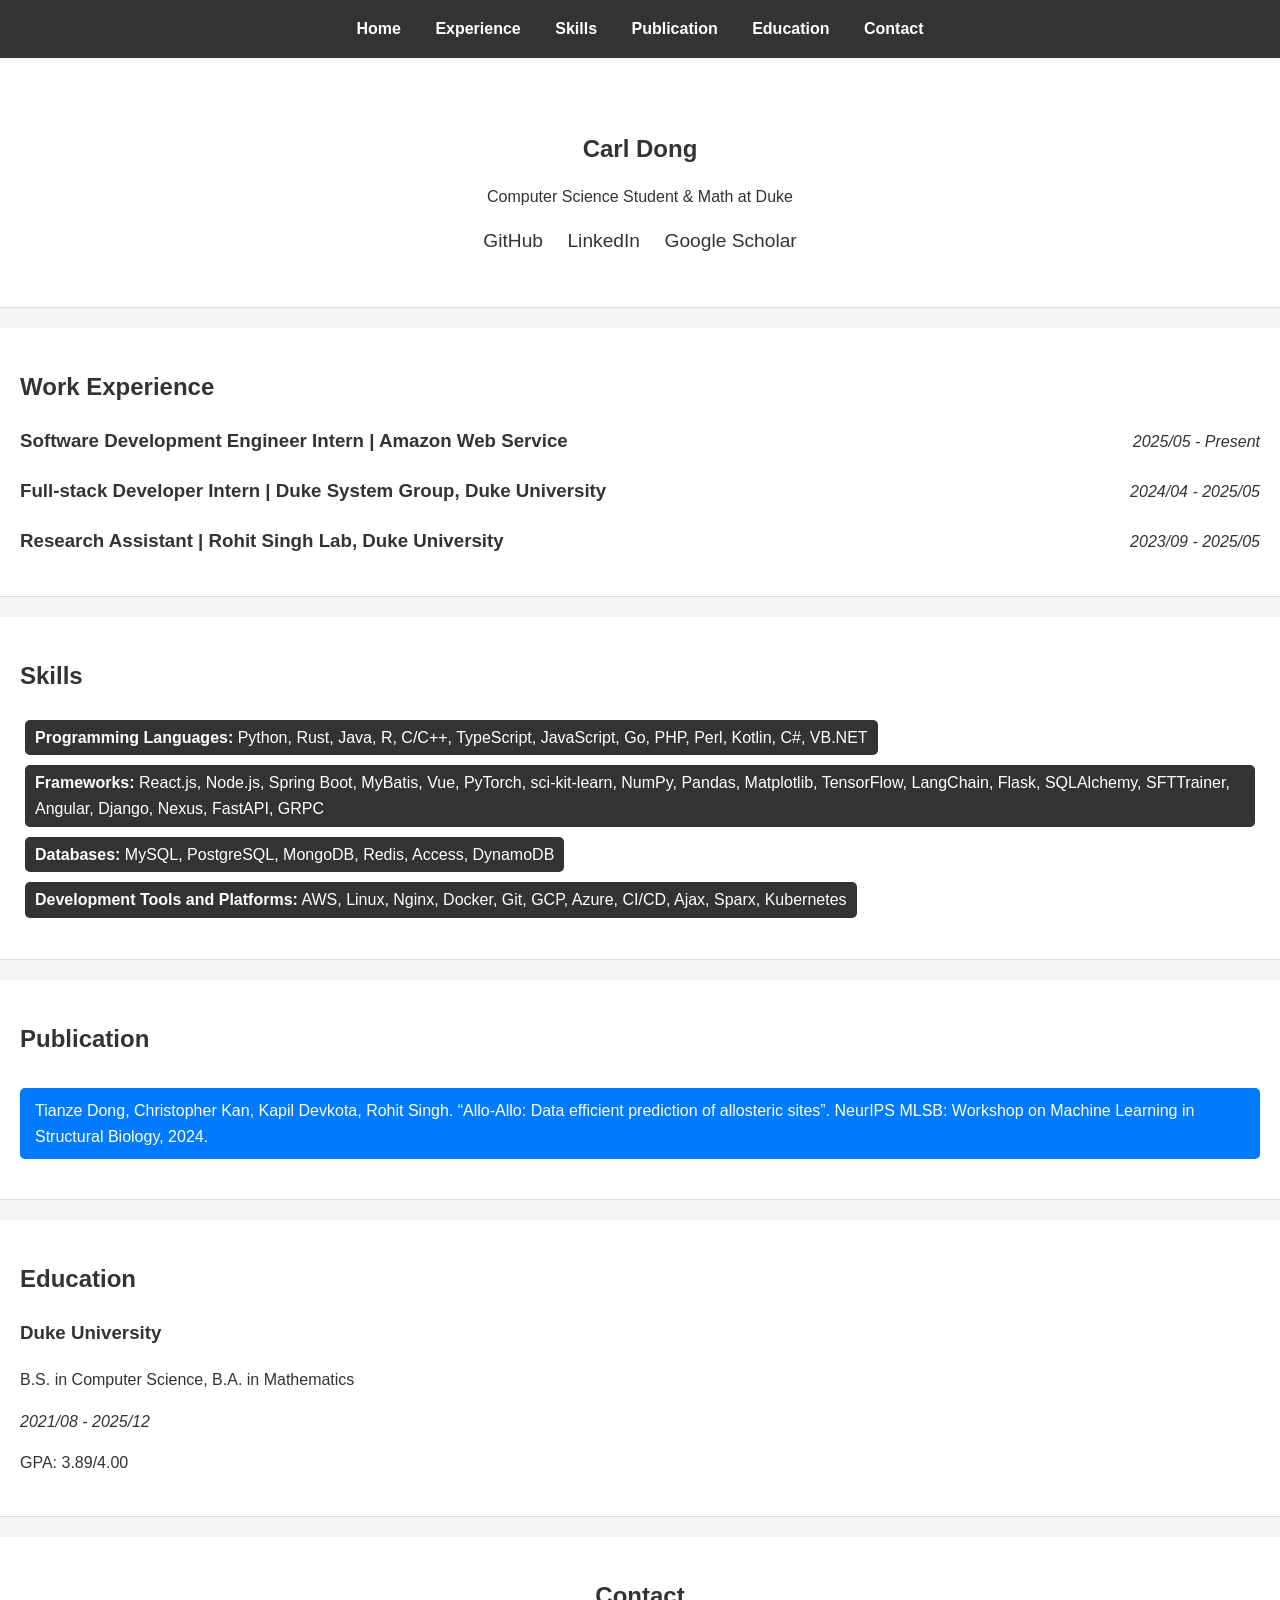
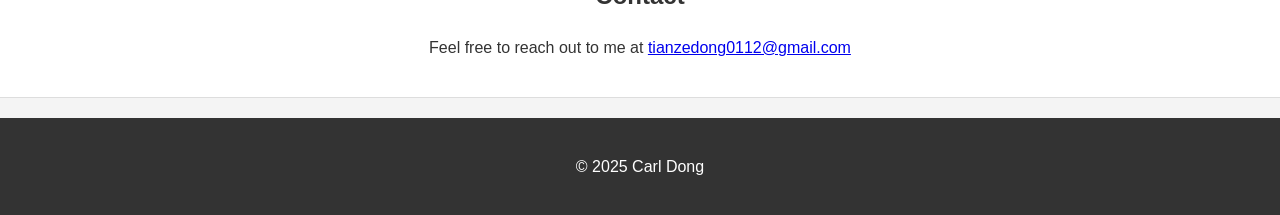
<file: index.html>
<!DOCTYPE html>
<html lang="en">
<head>
    <meta charset="UTF-8">
    <meta name="viewport" content="width=device-width, initial-scale=1.0">
    <title>Carl Dong - Software Engineer</title>
    <link rel="stylesheet" href="css/styles.css">
</head>
<body>
    <header>
        <nav>
            <ul>
                <li><a href="#home">Home</a></li>
                <li><a href="#experience">Experience</a></li>
                <li><a href="#skills">Skills</a></li>
                <li><a href="#publication">Publication</a></li>
                <li><a href="#education">Education</a></li>
                <li><a href="#contact">Contact</a></li>
            </ul>
        </nav>
    </header>

    <main>
        <section id="home">
            <h1>Carl Dong</h1>
            <p>Computer Science Student & Math at Duke</p>
            <div class="social-links">
                <a href="https://github.com/tianzedong" target="_blank">GitHub</a>
                <a href="https://www.linkedin.com/in/tianze-dong/" target="_blank">LinkedIn</a>
                <a href="https://scholar.google.com/citations?user=ApMfmDwAAAAJ&hl=en" target="_blank">Google Scholar</a>
            </div>
        </section>

        

        <section id="experience">
            <h2>Work Experience</h2>
            <div class="job">
                <h3>Software Development Engineer Intern | Amazon Web Service</h3>
                <p><em>2025/05 - Present</em></p>
            </div>
            <div class="job">
                <h3>Full-stack Developer Intern | Duke System Group, Duke University</h3>
                <p><em>2024/04 - 2025/05</em></p>
            </div>
            <div class="job">
                <h3>Research Assistant | Rohit Singh Lab, Duke University</h3>
                <p><em>2023/09 - 2025/05</em></p>
            </div>
        </section>

        <section id="skills">
            <h2>Skills</h2>
            <ul>
                <li><strong>Programming Languages:</strong> Python, Rust, Java, R, C/C++, TypeScript, JavaScript, Go, PHP, Perl, Kotlin, C#, VB.NET</li>
                <li><strong>Frameworks:</strong> React.js, Node.js, Spring Boot, MyBatis, Vue, PyTorch, sci-kit-learn, NumPy, Pandas, Matplotlib, TensorFlow, LangChain, Flask, SQLAlchemy, SFTTrainer, Angular, Django, Nexus, FastAPI, GRPC</li>
                <li><strong>Databases:</strong> MySQL, PostgreSQL, MongoDB, Redis, Access, DynamoDB</li>
                <li><strong>Development Tools and Platforms:</strong> AWS, Linux, Nginx, Docker, Git, GCP, Azure, CI/CD, Ajax, Sparx, Kubernetes</li>
            </ul>
        </section>

        <section id="publication">
            <h2>Publication</h2>
            <div class="publication">
                <p><a href="https://www.biorxiv.org/content/10.1101/2024.09.28.615583v1.abstract" target="_blank">Tianze Dong, Christopher Kan, Kapil Devkota, Rohit Singh. “Allo-Allo: Data efficient prediction of allosteric sites”. NeurIPS MLSB: Workshop on Machine Learning in Structural Biology, 2024.</a></p>
            </div>
        </section>

        <section id="education">
            <h2>Education</h2>
            <div class="education">
                <h3>Duke University</h3>
                <p>B.S. in Computer Science, B.A. in Mathematics</p>
                <p><em>2021/08 - 2025/12</em></p>
                <p>GPA: 3.89/4.00</p>
            </div>
        </section>

        <section id="contact">
            <h2>Contact</h2>
            <p>Feel free to reach out to me at <a href="mailto:tianzedong0112@gmail.com">tianzedong0112@gmail.com</a></p>
        </section>
    </main>

    <footer>
        <p>&copy; 2025 Carl Dong</p>
    </footer>

    <script src="js/main.js"></script>
</body>
</html>
</file>
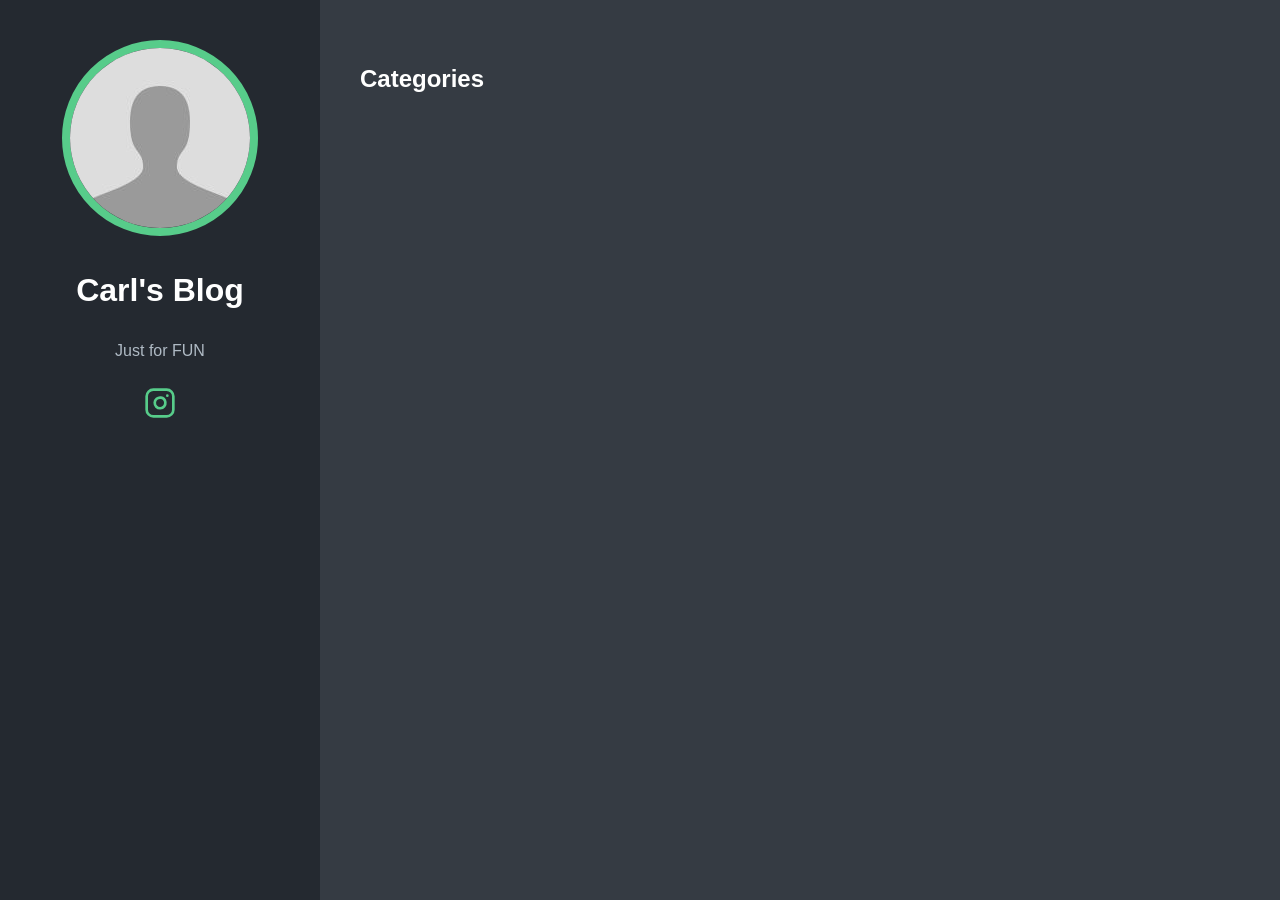
<file: categories/index.html>
<!doctype html>
<html lang="en-us">
  <head>
    <title>Categories // Carl&#39;s Blog</title>
    <meta charset="utf-8" />
    <meta name="generator" content="Hugo 0.55.0" />
    <meta name="viewport" content="width=device-width, initial-scale=1" />
    <meta name="author" content="Carl" />
    <meta name="description" content="" />
    <link rel="stylesheet" href="https://tianzedong.github.io/css/main.min.59023e5fd38d6ecb0e1dfbb295077c3c67e00e3b9eb3feaf34b5a5e6b332897a.css" />

    
    <meta name="twitter:card" content="summary"/>
<meta name="twitter:title" content="Categories"/>
<meta name="twitter:description" content="Just for FUN"/>

    <meta property="og:title" content="Categories" />
<meta property="og:description" content="Just for FUN" />
<meta property="og:type" content="website" />
<meta property="og:url" content="https://tianzedong.github.io/categories/" />



  </head>
  <body>
    <header class="app-header">
      <a href="https://tianzedong.github.io/"><img class="app-header-avatar" src="/avatar.jpg" alt="Carl" /></a>
      <h1>Carl&#39;s Blog</h1>
      <p>Just for FUN</p>
      <div class="app-header-social">
        
          <a target="_blank" href="https://www.instagram.com/dongtian_z/" rel="noreferrer noopener"><svg xmlns="http://www.w3.org/2000/svg" width="24" height="24" viewBox="0 0 24 24" fill="none" stroke="currentColor" stroke-width="2" stroke-linecap="round" stroke-linejoin="round" class="icon icon-instagram">
  <title>instagram</title>
  <rect x="2" y="2" width="20" height="20" rx="5" ry="5"></rect><path d="M16 11.37A4 4 0 1 1 12.63 8 4 4 0 0 1 16 11.37z"></path><line x1="17.5" y1="6.5" x2="17.5" y2="6.5"></line>
</svg></a>
        
      </div>
    </header>
    <main class="app-container">
      
  <article>
    <h1>Categories</h1>
    <ul class="posts-list">
      
    </ul>
    



  </article>

    </main>
  </body>
</html>
</file>
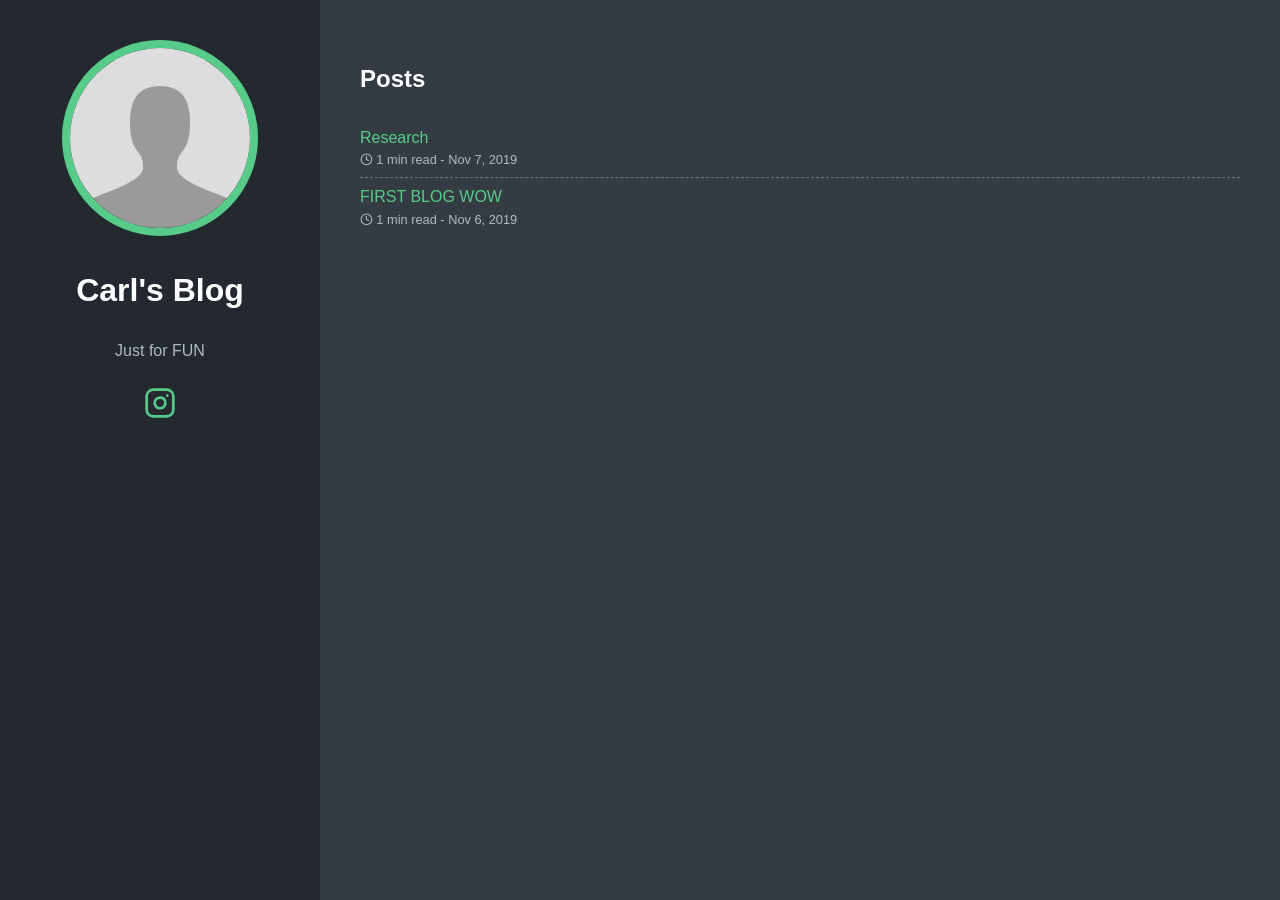
<file: post/index.html>
<!doctype html>
<html lang="en-us">
  <head>
    <title>Posts // Carl&#39;s Blog</title>
    <meta charset="utf-8" />
    <meta name="generator" content="Hugo 0.55.0" />
    <meta name="viewport" content="width=device-width, initial-scale=1" />
    <meta name="author" content="Carl" />
    <meta name="description" content="" />
    <link rel="stylesheet" href="https://tianzedong.github.io/css/main.min.59023e5fd38d6ecb0e1dfbb295077c3c67e00e3b9eb3feaf34b5a5e6b332897a.css" />

    
    <meta name="twitter:card" content="summary"/>
<meta name="twitter:title" content="Posts"/>
<meta name="twitter:description" content="Just for FUN"/>

    <meta property="og:title" content="Posts" />
<meta property="og:description" content="Just for FUN" />
<meta property="og:type" content="website" />
<meta property="og:url" content="https://tianzedong.github.io/post/" />

<meta property="og:updated_time" content="2019-11-07T09:21:33&#43;08:00"/>


  </head>
  <body>
    <header class="app-header">
      <a href="https://tianzedong.github.io/"><img class="app-header-avatar" src="/avatar.jpg" alt="Carl" /></a>
      <h1>Carl&#39;s Blog</h1>
      <p>Just for FUN</p>
      <div class="app-header-social">
        
          <a target="_blank" href="https://www.instagram.com/dongtian_z/" rel="noreferrer noopener"><svg xmlns="http://www.w3.org/2000/svg" width="24" height="24" viewBox="0 0 24 24" fill="none" stroke="currentColor" stroke-width="2" stroke-linecap="round" stroke-linejoin="round" class="icon icon-instagram">
  <title>instagram</title>
  <rect x="2" y="2" width="20" height="20" rx="5" ry="5"></rect><path d="M16 11.37A4 4 0 1 1 12.63 8 4 4 0 0 1 16 11.37z"></path><line x1="17.5" y1="6.5" x2="17.5" y2="6.5"></line>
</svg></a>
        
      </div>
    </header>
    <main class="app-container">
      
  <article>
    <h1>Posts</h1>
    <ul class="posts-list">
      
        <li class="posts-list-item">
          <a class="posts-list-item-title" href="https://tianzedong.github.io/post/research/">Research</a>
          <span class="posts-list-item-description">
            <svg xmlns="http://www.w3.org/2000/svg" width="24" height="24" viewBox="0 0 24 24" fill="none" stroke="currentColor" stroke-width="2" stroke-linecap="round" stroke-linejoin="round" class="icon icon-clock">
  <title>clock</title>
  <circle cx="12" cy="12" r="10"></circle><polyline points="12 6 12 12 16 14"></polyline>
</svg> 1 min read -
            Nov 7, 2019
          </span>
        </li>
      
        <li class="posts-list-item">
          <a class="posts-list-item-title" href="https://tianzedong.github.io/post/blog/">FIRST BLOG WOW</a>
          <span class="posts-list-item-description">
            <svg xmlns="http://www.w3.org/2000/svg" width="24" height="24" viewBox="0 0 24 24" fill="none" stroke="currentColor" stroke-width="2" stroke-linecap="round" stroke-linejoin="round" class="icon icon-clock">
  <title>clock</title>
  <circle cx="12" cy="12" r="10"></circle><polyline points="12 6 12 12 16 14"></polyline>
</svg> 1 min read -
            Nov 6, 2019
          </span>
        </li>
      
    </ul>
    



  </article>

    </main>
  </body>
</html>
</file>
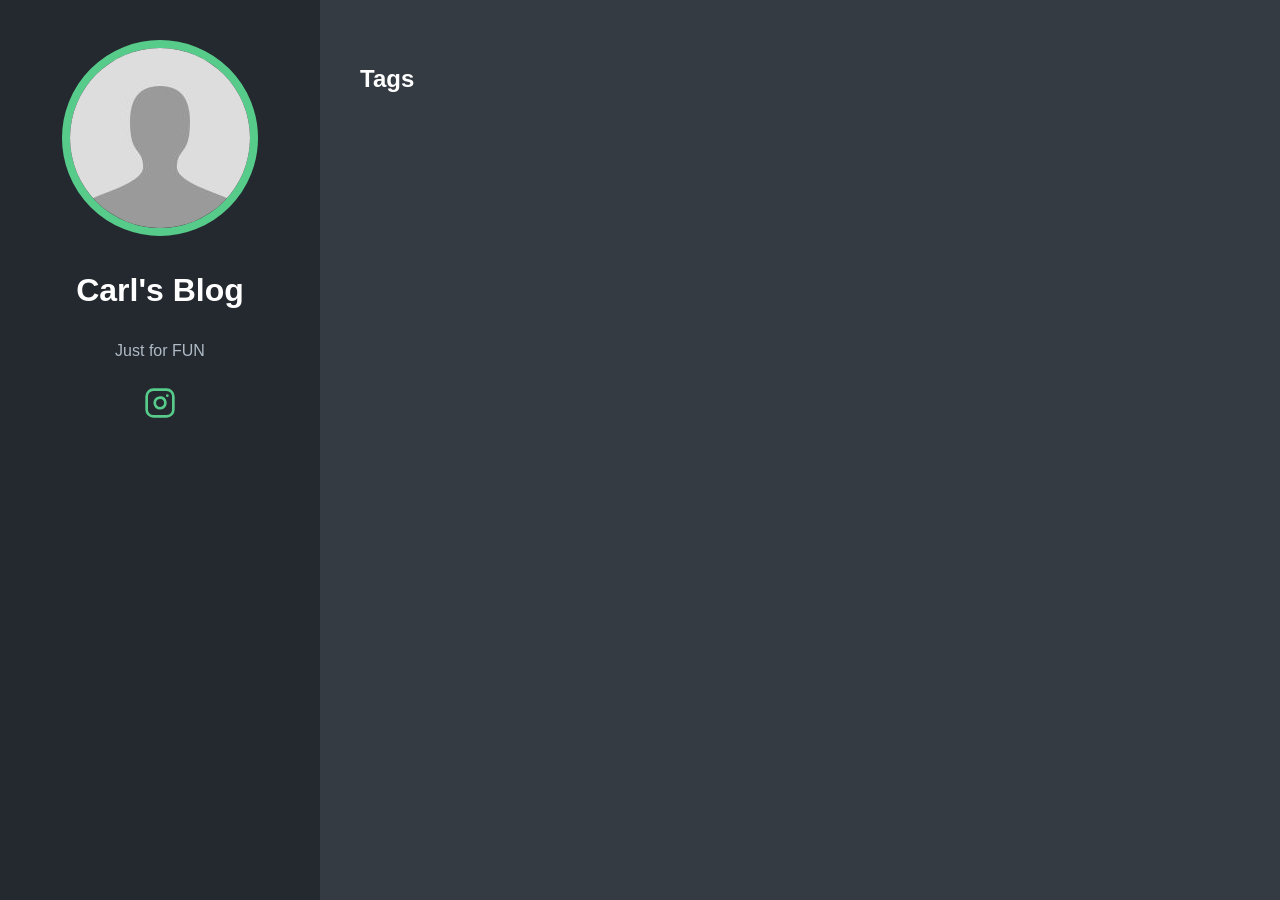
<file: tags/index.html>
<!doctype html>
<html lang="en-us">
  <head>
    <title>Tags // Carl&#39;s Blog</title>
    <meta charset="utf-8" />
    <meta name="generator" content="Hugo 0.55.0" />
    <meta name="viewport" content="width=device-width, initial-scale=1" />
    <meta name="author" content="Carl" />
    <meta name="description" content="" />
    <link rel="stylesheet" href="https://tianzedong.github.io/css/main.min.59023e5fd38d6ecb0e1dfbb295077c3c67e00e3b9eb3feaf34b5a5e6b332897a.css" />

    
    <meta name="twitter:card" content="summary"/>
<meta name="twitter:title" content="Tags"/>
<meta name="twitter:description" content="Just for FUN"/>

    <meta property="og:title" content="Tags" />
<meta property="og:description" content="Just for FUN" />
<meta property="og:type" content="website" />
<meta property="og:url" content="https://tianzedong.github.io/tags/" />



  </head>
  <body>
    <header class="app-header">
      <a href="https://tianzedong.github.io/"><img class="app-header-avatar" src="/avatar.jpg" alt="Carl" /></a>
      <h1>Carl&#39;s Blog</h1>
      <p>Just for FUN</p>
      <div class="app-header-social">
        
          <a target="_blank" href="https://www.instagram.com/dongtian_z/" rel="noreferrer noopener"><svg xmlns="http://www.w3.org/2000/svg" width="24" height="24" viewBox="0 0 24 24" fill="none" stroke="currentColor" stroke-width="2" stroke-linecap="round" stroke-linejoin="round" class="icon icon-instagram">
  <title>instagram</title>
  <rect x="2" y="2" width="20" height="20" rx="5" ry="5"></rect><path d="M16 11.37A4 4 0 1 1 12.63 8 4 4 0 0 1 16 11.37z"></path><line x1="17.5" y1="6.5" x2="17.5" y2="6.5"></line>
</svg></a>
        
      </div>
    </header>
    <main class="app-container">
      
  <article>
    <h1>Tags</h1>
    <ul class="posts-list">
      
    </ul>
    



  </article>

    </main>
  </body>
</html>
</file>
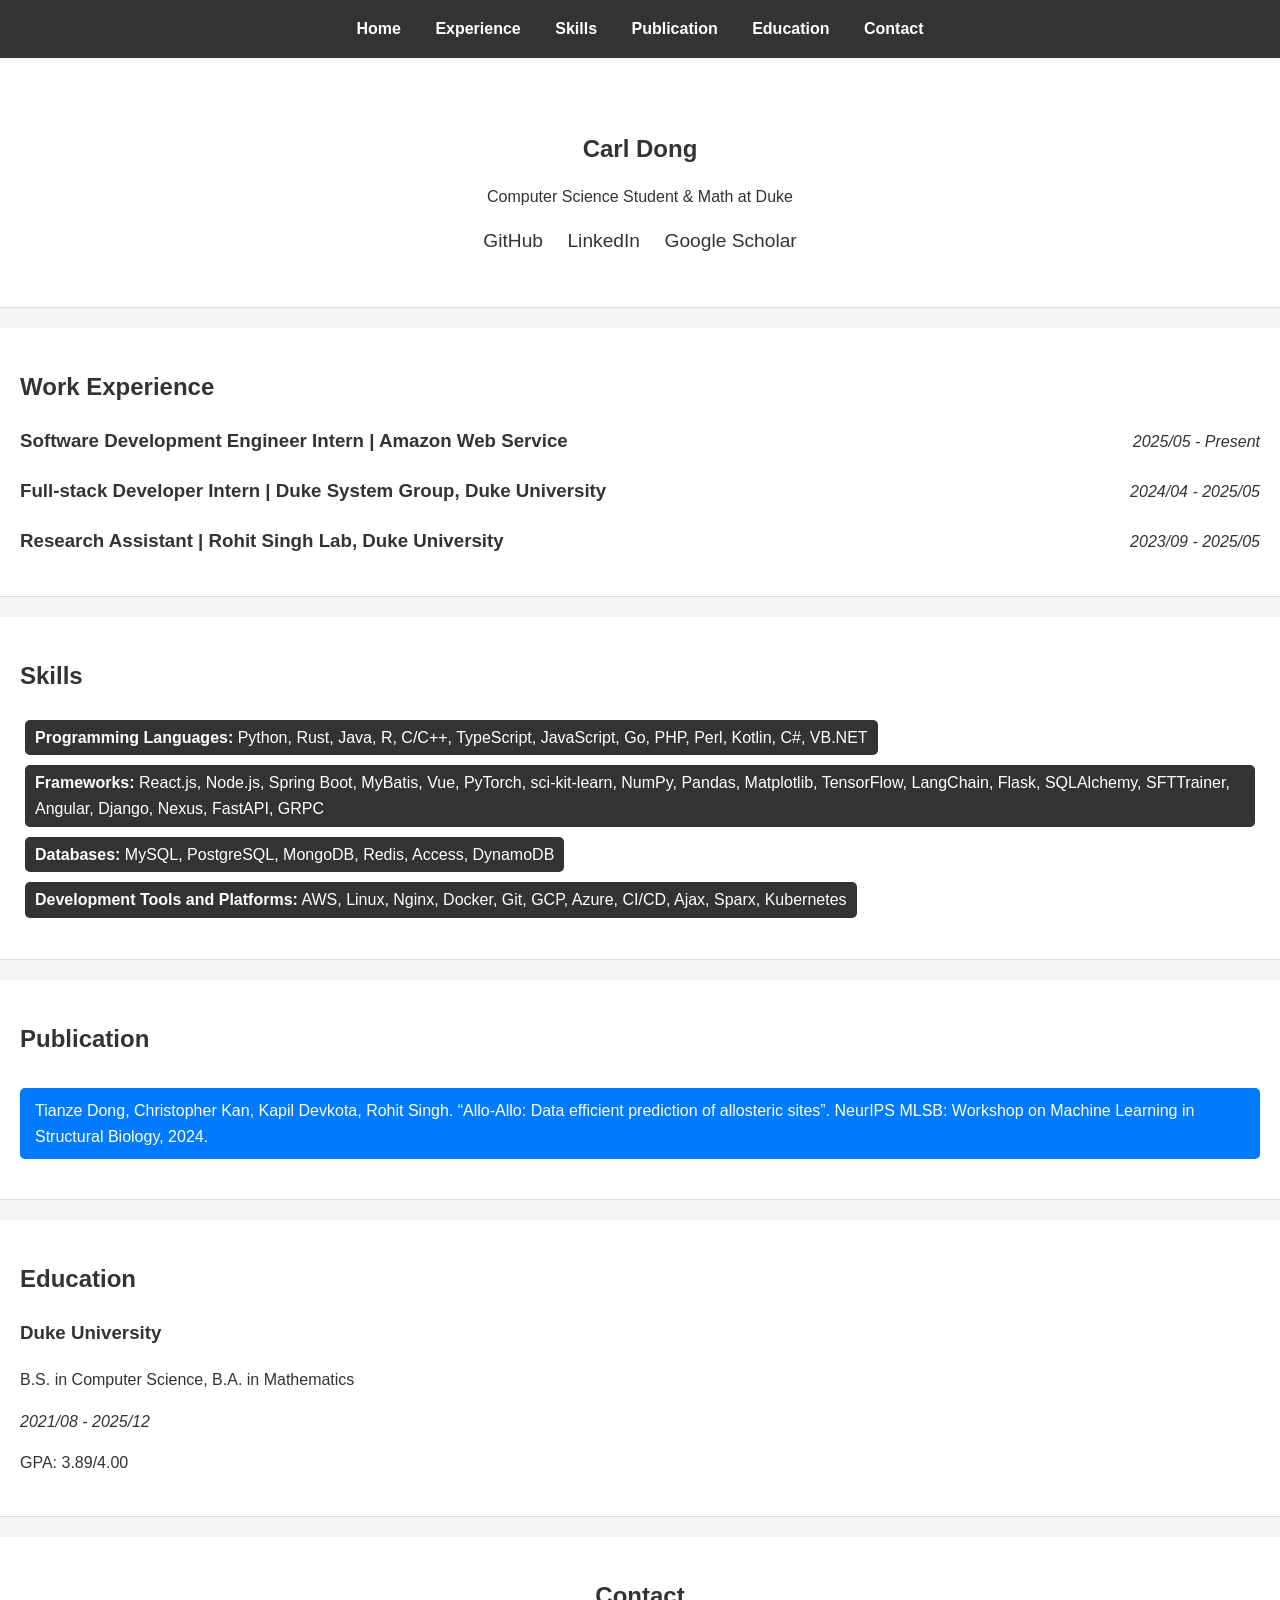
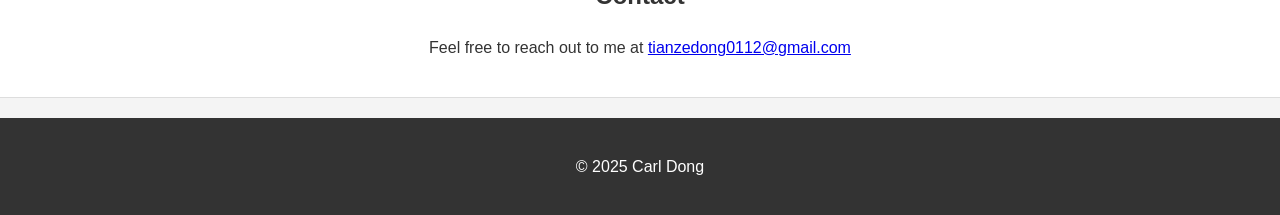
<file: page/1/index.html>
<!DOCTYPE html><html><head><title>https://tianzedong.github.io/</title><link rel="canonical" href="https://tianzedong.github.io/"/><meta name="robots" content="noindex"><meta charset="utf-8" /><meta http-equiv="refresh" content="0; url=https://tianzedong.github.io/" /></head></html>
</file>
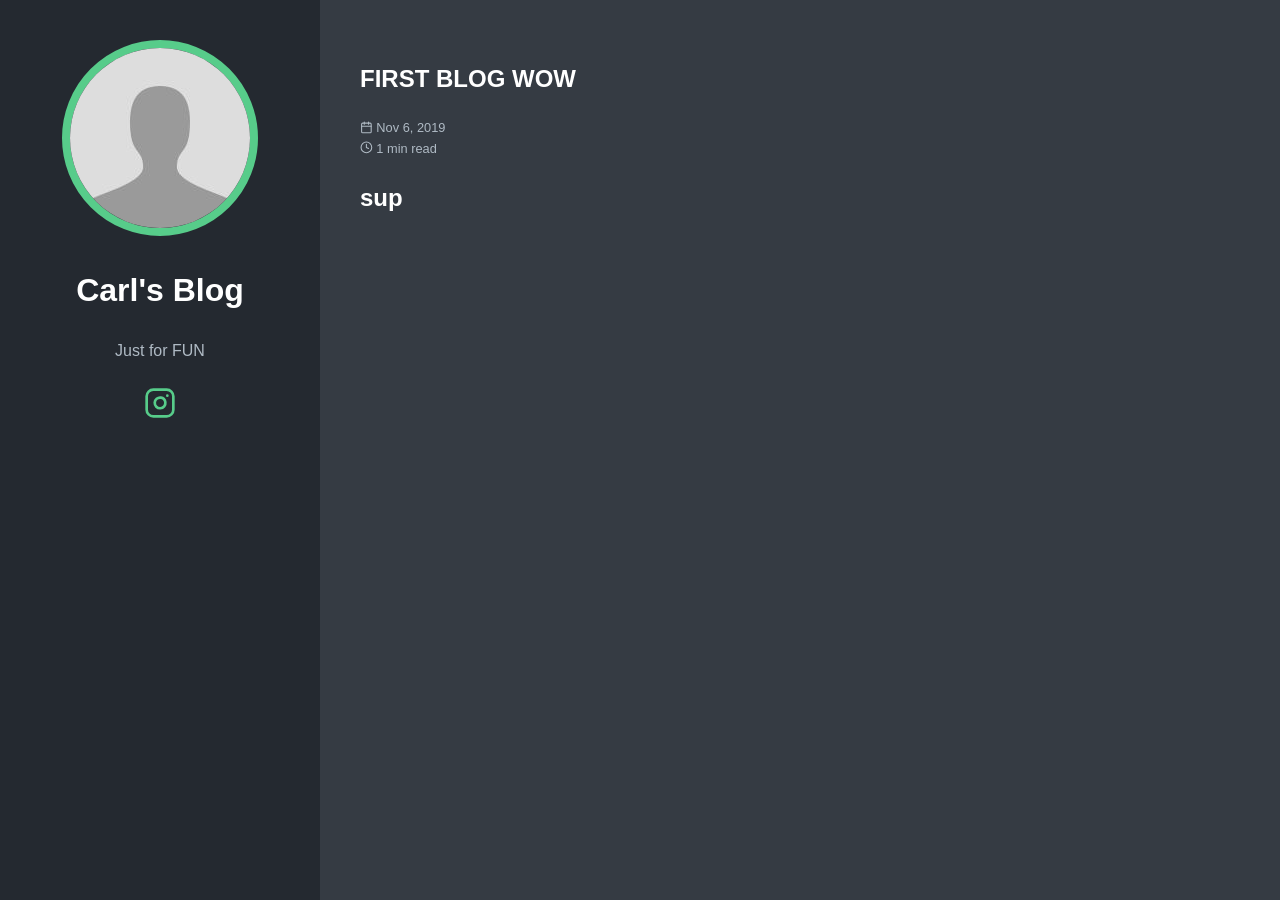
<file: post/blog/index.html>
<!doctype html>
<html lang="en-us">
  <head>
    <title>FIRST BLOG WOW // Carl&#39;s Blog</title>
    <meta charset="utf-8" />
    <meta name="generator" content="Hugo 0.55.0" />
    <meta name="viewport" content="width=device-width, initial-scale=1" />
    <meta name="author" content="Carl" />
    <meta name="description" content="" />
    <link rel="stylesheet" href="https://tianzedong.github.io/css/main.min.59023e5fd38d6ecb0e1dfbb295077c3c67e00e3b9eb3feaf34b5a5e6b332897a.css" />

    
    <meta name="twitter:card" content="summary"/>
<meta name="twitter:title" content="FIRST BLOG WOW"/>
<meta name="twitter:description" content=" sup "/>

    <meta property="og:title" content="FIRST BLOG WOW" />
<meta property="og:description" content=" sup " />
<meta property="og:type" content="article" />
<meta property="og:url" content="https://tianzedong.github.io/post/blog/" />
<meta property="article:published_time" content="2019-11-06T16:53:07&#43;08:00"/>
<meta property="article:modified_time" content="2019-11-06T16:53:07&#43;08:00"/>


  </head>
  <body>
    <header class="app-header">
      <a href="https://tianzedong.github.io/"><img class="app-header-avatar" src="/avatar.jpg" alt="Carl" /></a>
      <h1>Carl&#39;s Blog</h1>
      <p>Just for FUN</p>
      <div class="app-header-social">
        
          <a target="_blank" href="https://www.instagram.com/dongtian_z/" rel="noreferrer noopener"><svg xmlns="http://www.w3.org/2000/svg" width="24" height="24" viewBox="0 0 24 24" fill="none" stroke="currentColor" stroke-width="2" stroke-linecap="round" stroke-linejoin="round" class="icon icon-instagram">
  <title>instagram</title>
  <rect x="2" y="2" width="20" height="20" rx="5" ry="5"></rect><path d="M16 11.37A4 4 0 1 1 12.63 8 4 4 0 0 1 16 11.37z"></path><line x1="17.5" y1="6.5" x2="17.5" y2="6.5"></line>
</svg></a>
        
      </div>
    </header>
    <main class="app-container">
      
  <article class="post">
    <header class="post-header">
      <h1 class ="post-title">FIRST BLOG WOW</h1>
      <div class="post-meta">
        <div>
          <svg xmlns="http://www.w3.org/2000/svg" width="24" height="24" viewBox="0 0 24 24" fill="none" stroke="currentColor" stroke-width="2" stroke-linecap="round" stroke-linejoin="round" class="icon icon-calendar">
  <title>calendar</title>
  <rect x="3" y="4" width="18" height="18" rx="2" ry="2"></rect><line x1="16" y1="2" x2="16" y2="6"></line><line x1="8" y1="2" x2="8" y2="6"></line><line x1="3" y1="10" x2="21" y2="10"></line>
</svg>
          Nov 6, 2019
        </div>
        <div>
          <svg xmlns="http://www.w3.org/2000/svg" width="24" height="24" viewBox="0 0 24 24" fill="none" stroke="currentColor" stroke-width="2" stroke-linecap="round" stroke-linejoin="round" class="icon icon-clock">
  <title>clock</title>
  <circle cx="12" cy="12" r="10"></circle><polyline points="12 6 12 12 16 14"></polyline>
</svg>
          1 min read
        </div></div>
    </header>
    <div class="post-content">
      

<h1 id="sup">sup</h1>

    </div>
    <div class="post-footer">
      
    </div>
  </article>

    </main>
  </body>
</html>
</file>
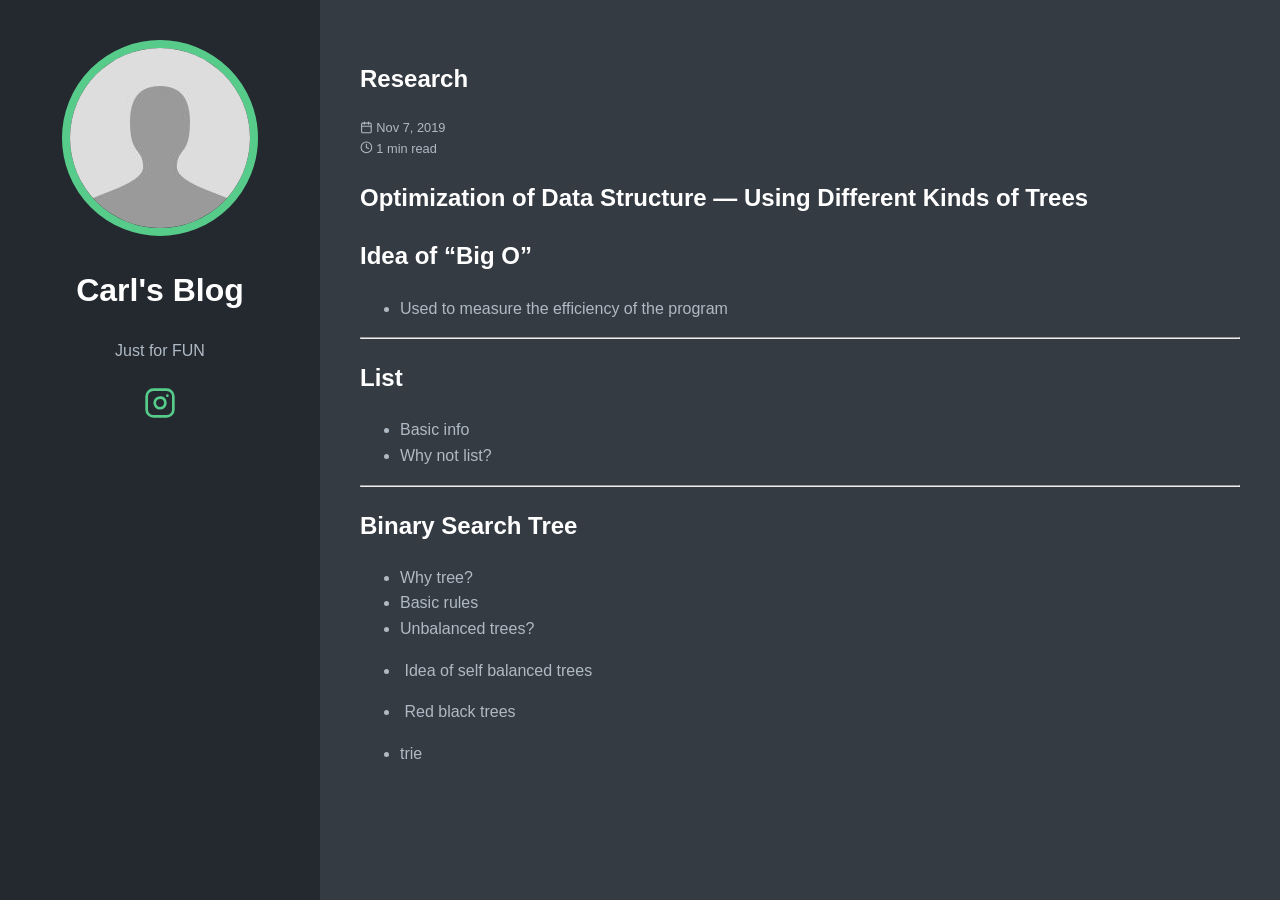
<file: post/research/index.html>
<!doctype html>
<html lang="en-us">
  <head>
    <title>Research // Carl&#39;s Blog</title>
    <meta charset="utf-8" />
    <meta name="generator" content="Hugo 0.55.0" />
    <meta name="viewport" content="width=device-width, initial-scale=1" />
    <meta name="author" content="Carl" />
    <meta name="description" content="" />
    <link rel="stylesheet" href="https://tianzedong.github.io/css/main.min.59023e5fd38d6ecb0e1dfbb295077c3c67e00e3b9eb3feaf34b5a5e6b332897a.css" />

    
    <meta name="twitter:card" content="summary"/>
<meta name="twitter:title" content="Research"/>
<meta name="twitter:description" content=" Optimization of Data Structure — Using Different Kinds of Trees Idea of “Big O”  Used to measure the efficiency of the program  List  Basic info Why not list?  Binary Search Tree  Why tree? Basic rules Unbalanced trees? ​ Idea of self balanced trees
 ​ Red black trees
 trie
  "/>

    <meta property="og:title" content="Research" />
<meta property="og:description" content=" Optimization of Data Structure — Using Different Kinds of Trees Idea of “Big O”  Used to measure the efficiency of the program  List  Basic info Why not list?  Binary Search Tree  Why tree? Basic rules Unbalanced trees? ​ Idea of self balanced trees
 ​ Red black trees
 trie
  " />
<meta property="og:type" content="article" />
<meta property="og:url" content="https://tianzedong.github.io/post/research/" />
<meta property="article:published_time" content="2019-11-07T09:21:33&#43;08:00"/>
<meta property="article:modified_time" content="2019-11-07T09:21:33&#43;08:00"/>


  </head>
  <body>
    <header class="app-header">
      <a href="https://tianzedong.github.io/"><img class="app-header-avatar" src="/avatar.jpg" alt="Carl" /></a>
      <h1>Carl&#39;s Blog</h1>
      <p>Just for FUN</p>
      <div class="app-header-social">
        
          <a target="_blank" href="https://www.instagram.com/dongtian_z/" rel="noreferrer noopener"><svg xmlns="http://www.w3.org/2000/svg" width="24" height="24" viewBox="0 0 24 24" fill="none" stroke="currentColor" stroke-width="2" stroke-linecap="round" stroke-linejoin="round" class="icon icon-instagram">
  <title>instagram</title>
  <rect x="2" y="2" width="20" height="20" rx="5" ry="5"></rect><path d="M16 11.37A4 4 0 1 1 12.63 8 4 4 0 0 1 16 11.37z"></path><line x1="17.5" y1="6.5" x2="17.5" y2="6.5"></line>
</svg></a>
        
      </div>
    </header>
    <main class="app-container">
      
  <article class="post">
    <header class="post-header">
      <h1 class ="post-title">Research</h1>
      <div class="post-meta">
        <div>
          <svg xmlns="http://www.w3.org/2000/svg" width="24" height="24" viewBox="0 0 24 24" fill="none" stroke="currentColor" stroke-width="2" stroke-linecap="round" stroke-linejoin="round" class="icon icon-calendar">
  <title>calendar</title>
  <rect x="3" y="4" width="18" height="18" rx="2" ry="2"></rect><line x1="16" y1="2" x2="16" y2="6"></line><line x1="8" y1="2" x2="8" y2="6"></line><line x1="3" y1="10" x2="21" y2="10"></line>
</svg>
          Nov 7, 2019
        </div>
        <div>
          <svg xmlns="http://www.w3.org/2000/svg" width="24" height="24" viewBox="0 0 24 24" fill="none" stroke="currentColor" stroke-width="2" stroke-linecap="round" stroke-linejoin="round" class="icon icon-clock">
  <title>clock</title>
  <circle cx="12" cy="12" r="10"></circle><polyline points="12 6 12 12 16 14"></polyline>
</svg>
          1 min read
        </div></div>
    </header>
    <div class="post-content">
      

<h1 id="optimization-of-data-structure-using-different-kinds-of-trees">Optimization of Data Structure — Using Different Kinds of Trees</h1>

<h2 id="idea-of-big-o">Idea of “Big O”</h2>

<ul>
<li>Used to measure the efficiency of the program</li>
</ul>

<hr />

<h2 id="list">List</h2>

<ul>
<li>Basic info</li>
<li>Why not list?</li>
</ul>

<hr />

<h2 id="binary-search-tree">Binary Search Tree</h2>

<ul>
<li>Why tree?</li>
<li>Basic rules</li>
<li>Unbalanced trees?</li>

<li><p>​ Idea of self balanced trees</p></li>

<li><p>​ Red black trees</p></li>

<li><p>trie</p></li>
</ul>

    </div>
    <div class="post-footer">
      
    </div>
  </article>

    </main>
  </body>
</html>
</file>
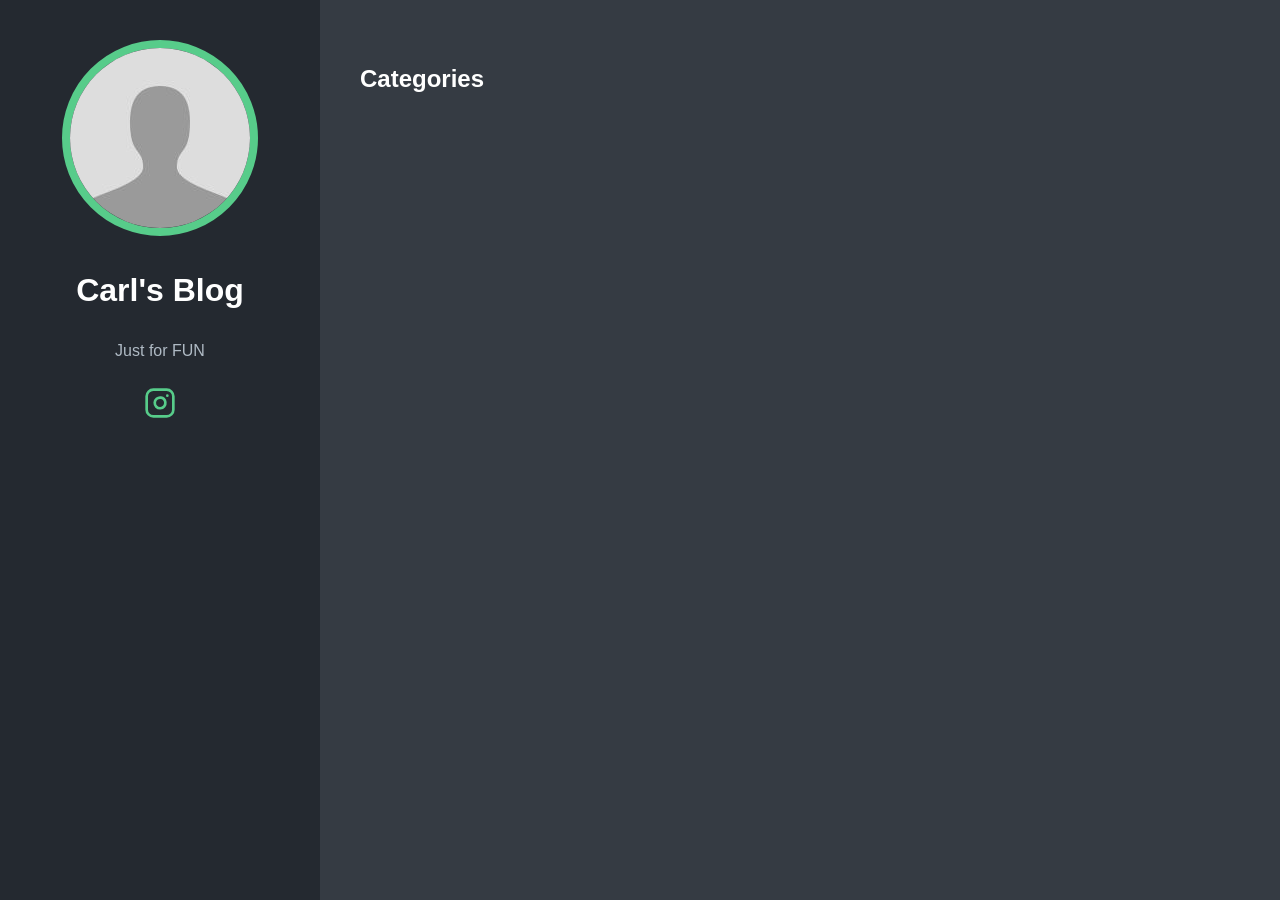
<file: categories/page/1/index.html>
<!DOCTYPE html><html><head><title>https://tianzedong.github.io/categories/</title><link rel="canonical" href="https://tianzedong.github.io/categories/"/><meta name="robots" content="noindex"><meta charset="utf-8" /><meta http-equiv="refresh" content="0; url=https://tianzedong.github.io/categories/" /></head></html>
</file>
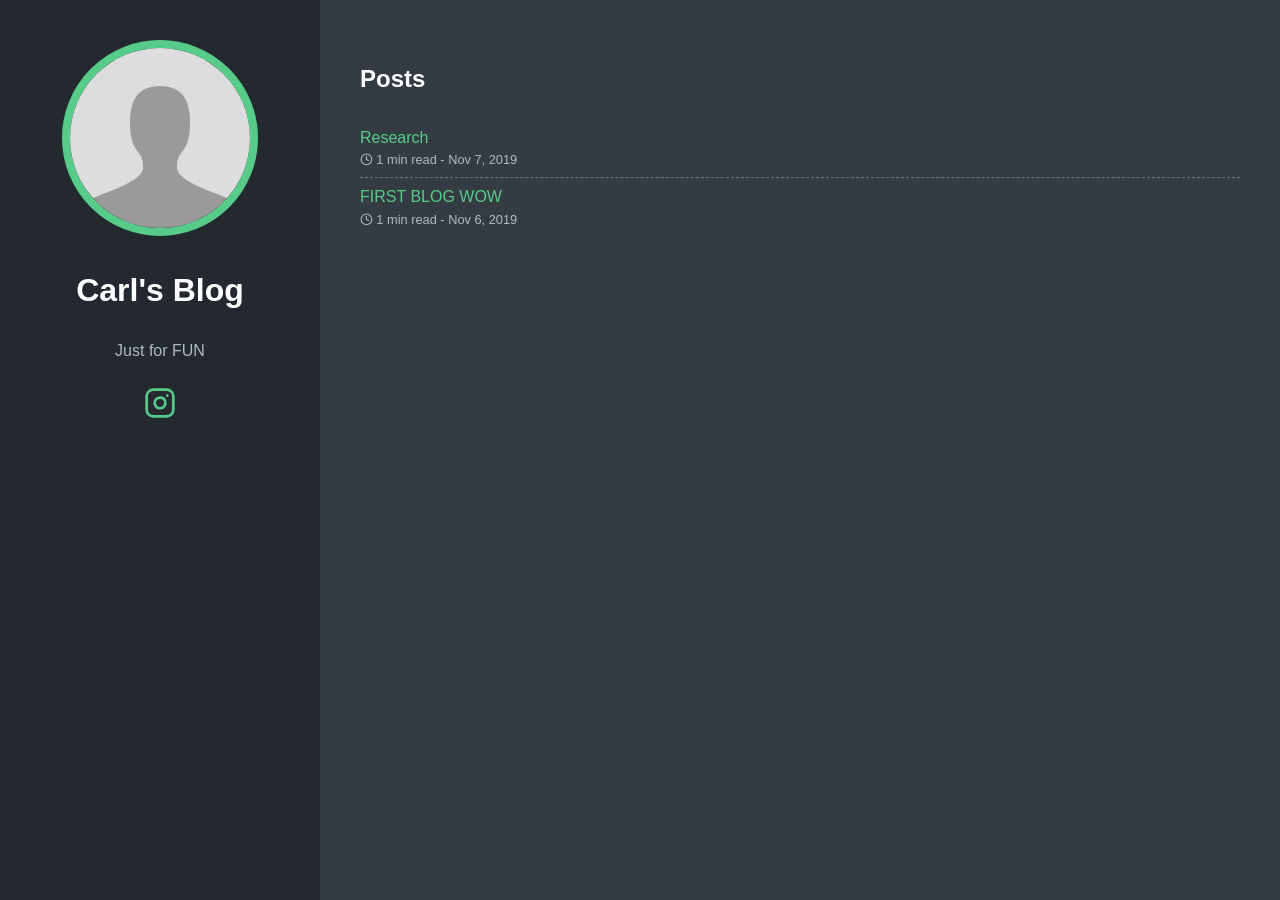
<file: post/page/1/index.html>
<!DOCTYPE html><html><head><title>https://tianzedong.github.io/post/</title><link rel="canonical" href="https://tianzedong.github.io/post/"/><meta name="robots" content="noindex"><meta charset="utf-8" /><meta http-equiv="refresh" content="0; url=https://tianzedong.github.io/post/" /></head></html>
</file>
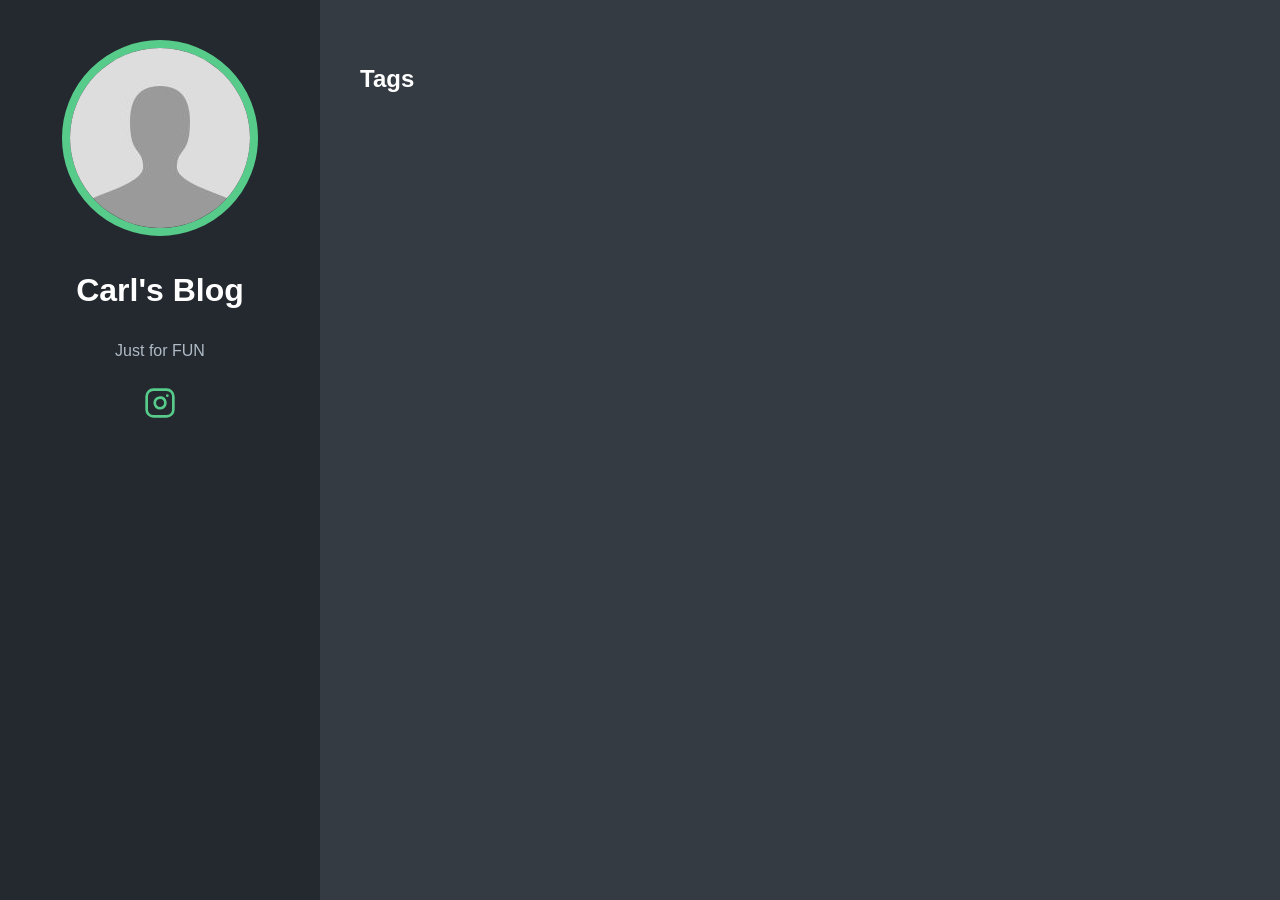
<file: tags/page/1/index.html>
<!DOCTYPE html><html><head><title>https://tianzedong.github.io/tags/</title><link rel="canonical" href="https://tianzedong.github.io/tags/"/><meta name="robots" content="noindex"><meta charset="utf-8" /><meta http-equiv="refresh" content="0; url=https://tianzedong.github.io/tags/" /></head></html>
</file>
<file: css/styles.css>
/* General Body Styling */
body {
    font-family: -apple-system, BlinkMacSystemFont, "Segoe UI", Roboto, Helvetica, Arial, sans-serif;
    line-height: 1.6;
    margin: 0;
    padding: 0;
    background: #f4f4f4;
    color: #333;
}

/* Header and Navigation */
header {
    background: #333;
    color: #fff;
    padding: 1rem 0;
    position: fixed;
    width: 100%;
    top: 0;
    z-index: 1000;
}

nav ul {
    padding: 0;
    margin: 0;
    list-style: none;
    text-align: center;
}

nav ul li {
    display: inline;
    margin: 0 15px;
}

nav a {
    color: #fff;
    text-decoration: none;
    font-weight: bold;
}

/* Main Content */
main {
    padding-top: 60px; /* Adjust based on header height */
}

section {
    padding: 20px;
    margin-bottom: 20px;
    background: #fff;
    border-bottom: 1px solid #ddd;
}

/* Home Section */
#home {
    text-align: center;
    padding: 50px 20px;
}

#home h1 {
    margin-bottom: 10px;
}

.social-links a {
    margin: 0 10px;
    color: #333;
    text-decoration: none;
    font-size: 1.2rem;
}

/* Skills Section */
#skills ul {
    list-style: none;
    padding: 0;
}

#skills li {
    display: inline-block;
    background: #333;
    color: #fff;
    padding: 5px 10px;
    margin: 5px;
    border-radius: 5px;
}

/* Experience & Education Section */
.job, .education, .publication {
    margin-bottom: 20px;
}

.job {
    display: flex;
    justify-content: space-between;
    align-items: baseline;
}

.job h3 {
    margin: 0;
}

.job p {
    margin: 0;
    white-space: nowrap;
}

/* Publication Section */
.publication p a {
    display: inline-block;
    background-color: #007bff; /* Blue background */
    color: white; /* White text */
    padding: 10px 15px;
    border-radius: 5px;
    text-decoration: none; /* Remove underline */
    margin-top: 10px; /* Space from the top */
    transition: background-color 0.3s ease;
}

.publication p a:hover {
    background-color: #0056b3; /* Darker blue on hover */
}



/* Contact Section */
#contact {
    text-align: center;
}

/* Footer */
footer {
    text-align: center;
    padding: 20px;
    background: #333;
    color: #fff;
}

/* Responsive Design */
@media (max-width: 768px) {
    nav ul li {
        display: block;
        margin: 10px 0;
    }

    #home {
        padding: 30px 10px;
    }

    .timeline::after {
        left: 31px;
    }

    .timeline-container {
        width: 100%;
        padding-left: 70px;
        padding-right: 25px;
    }

    .timeline-container.right {
        left: 0%;
    }

    .timeline-container.left::after, .timeline-container.right::after {
        left: 15px;
    }
}
</file>
